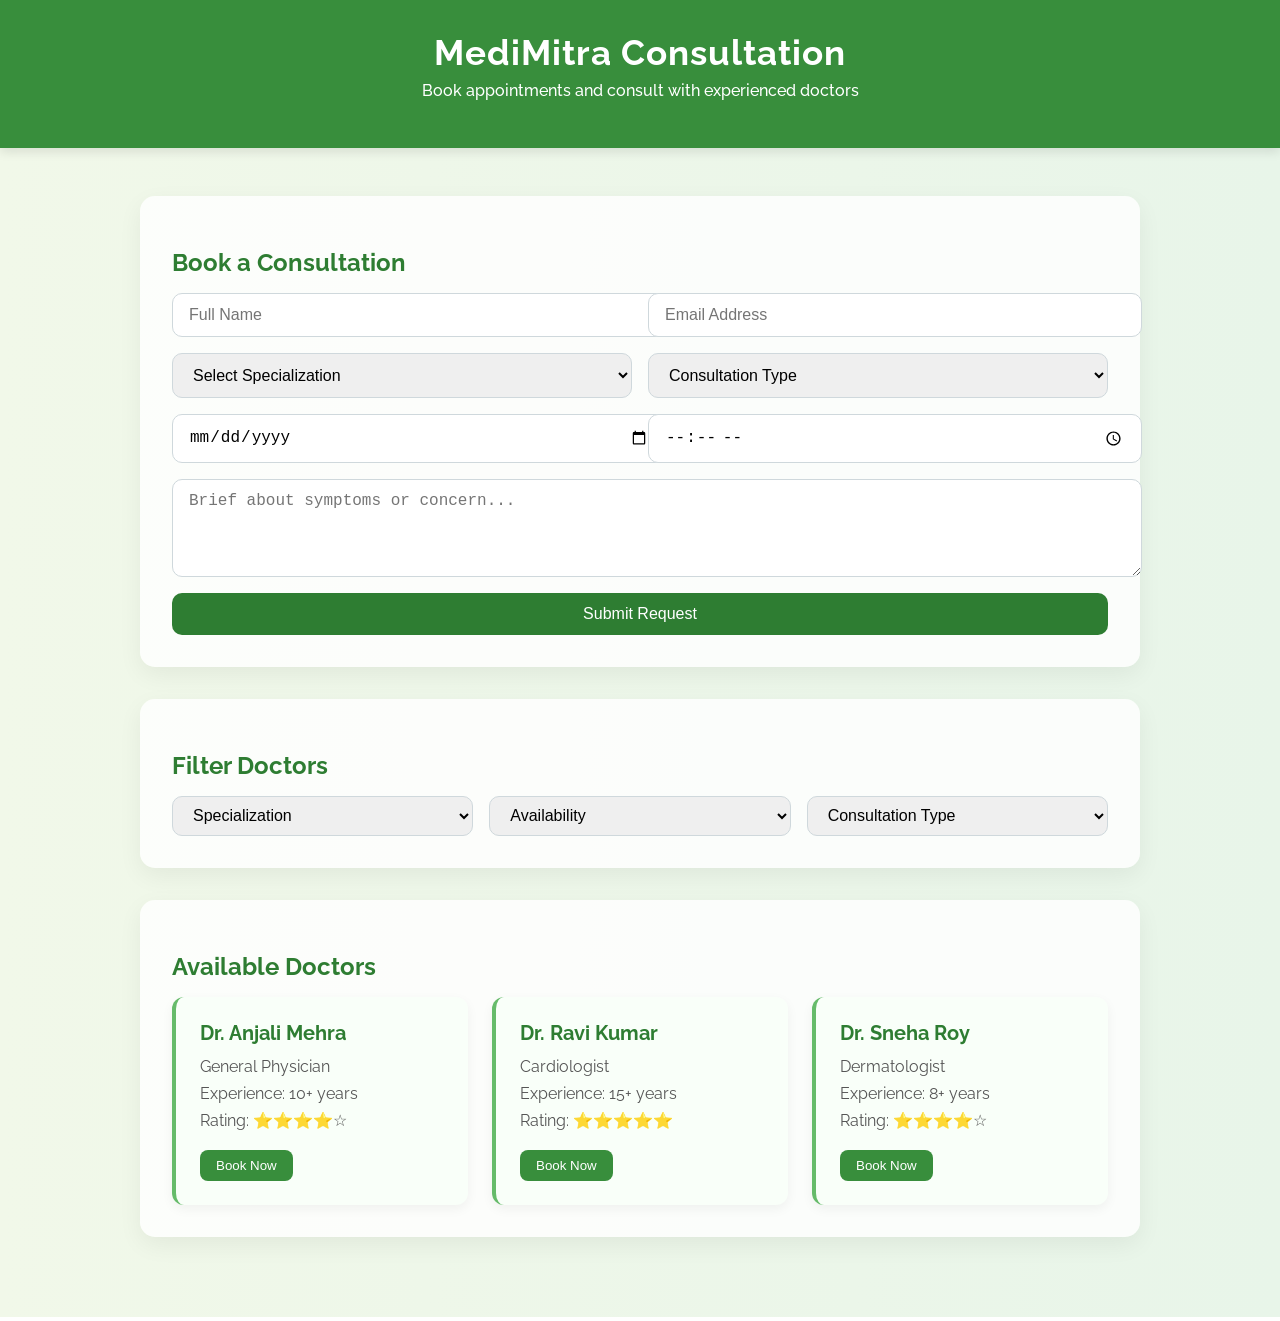
<file: consultation.html>
<!DOCTYPE html>
<html lang="en">
<head>
  <meta charset="UTF-8" />
  <meta name="viewport" content="width=device-width, initial-scale=1.0"/>
  <title>MediMitra | Consultation</title>
  <link href="https://fonts.googleapis.com/css2?family=Raleway:wght@400;700&display=swap" rel="stylesheet">
  <style>
    body {
      font-family: 'Raleway', sans-serif;
      margin: 0;
      padding: 0;
      background: linear-gradient(to right, #f1f8e9, #e8f5e9);
      color: #2e7d32;
    }

    header {
      background-color: #388e3c;
      color: white;
      padding: 2rem;
      text-align: center;
      box-shadow: 0 4px 10px rgba(0,0,0,0.1);
    }

    header h1 {
      margin: 0;
      font-size: 2.2rem;
      letter-spacing: 1px;
    }

    header p {
      margin-top: 0.5rem;
      font-size: 1rem;
      font-weight: 500;
    }

    .container {
      max-width: 1000px;
      margin: 2rem auto;
      padding: 1rem;
    }

    .form-section, .doctors-section, .filter-section {
      background: #ffffffd0;
      padding: 2rem;
      margin-bottom: 2rem;
      border-radius: 15px;
      box-shadow: 0 8px 24px rgba(0,0,0,0.06);
    }

    .form-section h2,
    .doctors-section h2,
    .filter-section h2 {
      margin-bottom: 1rem;
      color: #2e7d32;
    }

    .form-section form {
      display: grid;
      grid-template-columns: 1fr 1fr;
      gap: 1rem;
    }

    .form-section input,
    .form-section select,
    .form-section textarea {
      padding: 0.75rem 1rem;
      font-size: 1rem;
      border-radius: 10px;
      border: 1px solid #cfd8dc;
      width: 100%;
    }

    .form-section textarea {
      grid-column: span 2;
      resize: vertical;
    }

    .form-section button {
      grid-column: span 2;
      background-color: #2e7d32;
      color: white;
      padding: 0.75rem 1.5rem;
      font-size: 1rem;
      border: none;
      border-radius: 10px;
      cursor: pointer;
      transition: background 0.3s ease;
    }

    .form-section button:hover {
      background-color: #1b5e20;
    }

    .filter-section {
      display: flex;
      flex-direction: column;
    }

    .filter-controls {
      display: flex;
      flex-wrap: wrap;
      gap: 1rem;
    }

    .filter-controls select {
      padding: 0.6rem 1rem;
      border-radius: 10px;
      border: 1px solid #cfd8dc;
      font-size: 1rem;
      flex: 1;
      min-width: 200px;
    }

    .doctor-cards {
      display: grid;
      grid-template-columns: repeat(auto-fit, minmax(260px, 1fr));
      gap: 1.5rem;
    }

    .doctor-card {
      background-color: #f9fff9;
      border-left: 4px solid #66bb6a;
      padding: 1.5rem;
      border-radius: 12px;
      box-shadow: 0 4px 12px rgba(0,0,0,0.05);
      display: flex;
      flex-direction: column;
      justify-content: space-between;
    }

    .doctor-card h3 {
      margin: 0 0 0.5rem;
      font-size: 1.25rem;
      color: #2e7d32;
    }

    .doctor-card p {
      margin: 0.25rem 0;
      color: #555;
    }

    .doctor-card button {
      margin-top: 1rem;
      align-self: flex-start;
      padding: 0.5rem 1rem;
      background-color: #388e3c;
      color: white;
      border: none;
      border-radius: 8px;
      cursor: pointer;
    }

    .doctor-card button:hover {
      background-color: #2e7d32;
    }

    @media (max-width: 600px) {
      .form-section form {
        grid-template-columns: 1fr;
      }
    }
  </style>
</head>
<body>

  <header>
    <h1>MediMitra Consultation</h1>
    <p>Book appointments and consult with experienced doctors</p>
  </header>

  <main class="container">

    <!-- Booking Form -->
    <section class="form-section">
      <h2>Book a Consultation</h2>
      <form>
        <input type="text" placeholder="Full Name" required />
        <input type="email" placeholder="Email Address" required />
        <select required>
          <option value="">Select Specialization</option>
          <option>General Physician</option>
          <option>Dermatologist</option>
          <option>Cardiologist</option>
          <option>Pediatrician</option>
        </select>
        <select required>
          <option value="">Consultation Type</option>
          <option>Video Call</option>
          <option>In-Person</option>
        </select>
        <input type="date" required />
        <input type="time" required />
        <textarea placeholder="Brief about symptoms or concern..." rows="4" required></textarea>
        <button type="submit">Submit Request</button>
      </form>
    </section>
    

    <!-- Filter Section -->
    <section class="filter-section">
      <h2>Filter Doctors</h2>
      <div class="filter-controls">
        <select>
          <option value="">Specialization</option>
          <option>General Physician</option>
          <option>Cardiologist</option>
          <option>Dermatologist</option>
          <option>Gynecologist</option>
          <option>Pediatrician</option>
        </select>

        <select>
          <option value="">Availability</option>
          <option>Today</option>
          <option>Tomorrow</option>
          <option>This Week</option>
        </select>

        <select>
          <option value="">Consultation Type</option>
          <option>Video</option>
          <option>In-Person</option>
        </select>
      </div>
    </section>

    <!-- Doctor Cards -->
    <section class="doctors-section">
      <h2>Available Doctors</h2>
      <div class="doctor-cards">
        <div class="doctor-card">
          <h3>Dr. Anjali Mehra</h3>
          <p>General Physician</p>
          <p>Experience: 10+ years</p>
          <p>Rating: ⭐⭐⭐⭐☆</p>
          <button>Book Now</button>
        </div>
        <div class="doctor-card">
          <h3>Dr. Ravi Kumar</h3>
          <p>Cardiologist</p>
          <p>Experience: 15+ years</p>
          <p>Rating: ⭐⭐⭐⭐⭐</p>
          <button>Book Now</button>
        </div>
        <div class="doctor-card">
          <h3>Dr. Sneha Roy</h3>
          <p>Dermatologist</p>
          <p>Experience: 8+ years</p>
          <p>Rating: ⭐⭐⭐⭐☆</p>
          <button>Book Now</button>
        </div>
      </div>
    </section>

  </main>

</body>
</html>
</file>
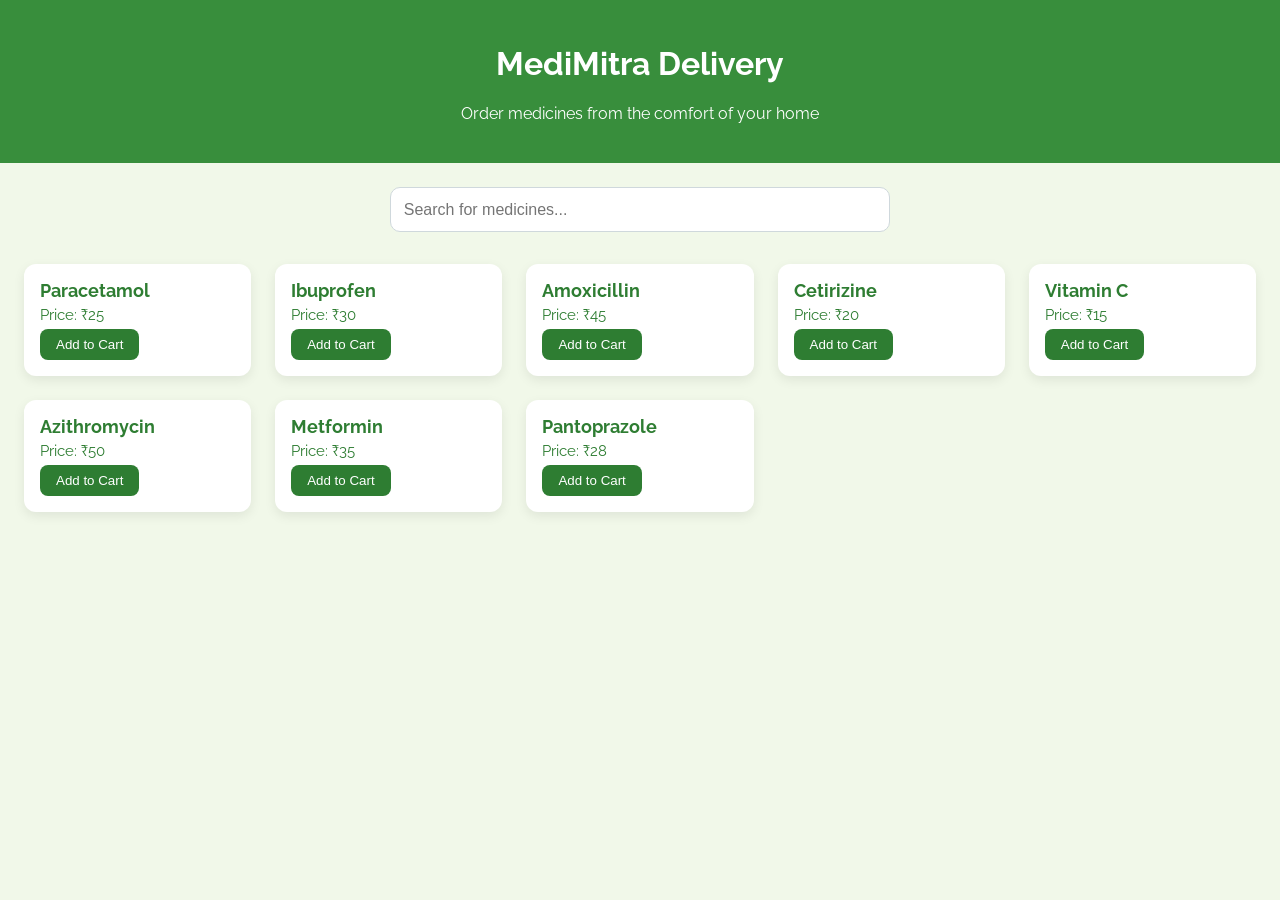
<file: delivery.html>
<!DOCTYPE html>
<html lang="en">
<head>
  <meta charset="UTF-8" />
  <meta name="viewport" content="width=device-width, initial-scale=1.0"/>
  <title>MediMitra | Medicine Delivery</title>
  <link href="https://fonts.googleapis.com/css2?family=Raleway:wght@400;700&display=swap" rel="stylesheet">
  <style>
    * {
      box-sizing: border-box;
    }

    body {
      font-family: 'Raleway', sans-serif;
      margin: 0;
      background: #f1f8e9;
      color: #2e7d32;
    }

    header {
      background-color: #388e3c;
      color: white;
      padding: 1.5rem;
      text-align: center;
    }

    .container {
      padding: 1.5rem;
      display: flex;
      flex-direction: column;
      gap: 2rem;
    }

    .container.shifted {
  margin-right: 360px; /* Matches cart-sidebar width */
  transition: margin 0.3s ease;
}


    .search-bar {
      display: flex;
      justify-content: center;
    }

    .search-bar input {
      width: 100%;
      max-width: 500px;
      padding: 0.8rem;
      border-radius: 10px;
      border: 1px solid #cfd8dc;
      font-size: 1rem;
    }

    .medicines {
      display: grid;
      grid-template-columns: repeat(auto-fit, minmax(220px, 1fr));
      gap: 1.5rem;
    }

    .medicine-card {
      background: white;
      padding: 1rem;
      border-radius: 12px;
      box-shadow: 0 4px 12px rgba(0,0,0,0.08);
      display: flex;
      flex-direction: column;
      align-items: flex-start;
    }

    .medicine-card h3 {
      margin: 0;
      font-size: 1.1rem;
    }

    .medicine-card p {
      margin: 0.3rem 0;
      font-size: 0.95rem;
    }

    .medicine-card button {
      margin-top: auto;
      padding: 0.5rem 1rem;
      background: #2e7d32;
      color: white;
      border: none;
      border-radius: 8px;
      cursor: pointer;
    }

    .cart-sidebar {
      position: fixed;
      top: 0;
      right: -400px;
      width: 360px;
      height: 100%;
      background: #ffffff;
      box-shadow: -4px 0 12px rgba(0,0,0,0.1);
      padding: 1rem;
      overflow-y: auto;
      transition: right 0.3s ease;
      z-index: 999;
      display: flex;
      flex-direction: column;
      justify-content: space-between;
    }

    .cart-sidebar.active {
      right: 0;
    }

    .cart-sidebar h2 {
      margin-top: 0;
      color: #2e7d32;
    }

    .cart-items {
      flex: 1;
      overflow-y: auto;
      margin-bottom: 1rem;
    }

    .cart-item {
      border-bottom: 1px solid #e0e0e0;
      padding: 0.5rem 0;
      display: flex;
      justify-content: space-between;
      align-items: center;
    }

    .cart-item p {
      margin: 0;
    }

    .qty {
      display: flex;
      gap: 0.3rem;
      align-items: center;
    }

    .qty button {
      background: #81c784;
      border: none;
      padding: 0.3rem 0.5rem;
      border-radius: 5px;
      color: white;
      cursor: pointer;
    }

    .total {
      font-weight: bold;
      margin: 1rem 0;
    }

    .checkout-btn {
      background: #2e7d32;
      color: white;
      border: none;
      padding: 0.75rem;
      border-radius: 10px;
      font-size: 1rem;
      cursor: pointer;
      width: 100%;
    }

    .toast {
      position: fixed;
      bottom: 20px;
      right: 20px;
      background: #66bb6a;
      color: white;
      padding: 1rem;
      border-radius: 8px;
      display: none;
      z-index: 1000;
    }

    .form-section {
      margin-top: 2rem;
    }

    .form-section h3 {
      margin-bottom: 0.5rem;
    }

    .form-section input {
      width: 100%;
      padding: 0.6rem 1rem;
      margin-bottom: 1rem;
      border-radius: 10px;
      border: 1px solid #cfd8dc;
    }

    @media (max-width: 768px) {
      .cart-sidebar {
        width: 100%;
      }
    }
  </style>
</head>
<body>

  <header>
    <h1>MediMitra Delivery</h1>
    <p>Order medicines from the comfort of your home</p>
  </header>

  <div class="container">
    <div class="search-bar">
      <input type="text" id="searchInput" placeholder="Search for medicines...">
    </div>

    <div class="medicines" id="medicineList">
      <!-- Medicine cards will be populated via JS -->
    </div>
  </div>

  <div class="cart-sidebar" id="cartSidebar">
    <h2>Your Cart</h2>
    <div class="cart-items" id="cartItems"></div>

    <div class="total" id="cartTotal">Total: ₹0</div>

    <div class="form-section">
      <h3>Delivery Details</h3>
      <input type="text" placeholder="Full Name" />
      <input type="text" placeholder="Address" />
      <input type="text" placeholder="Phone Number" />
    </div>

    <button class="checkout-btn">Proceed to Checkout</button>
  </div>

  <div class="toast" id="toast">Added to cart!</div>

  <script>
    const medicines = [
      { id: 1, name: "Paracetamol", price: 25 },
      { id: 2, name: "Ibuprofen", price: 30 },
      { id: 3, name: "Amoxicillin", price: 45 },
      { id: 4, name: "Cetirizine", price: 20 },
      { id: 5, name: "Vitamin C", price: 15 },
      { id: 6, name: "Azithromycin", price: 50 },
      { id: 7, name: "Metformin", price: 35 },
      { id: 8, name: "Pantoprazole", price: 28 }
    ];

    let cart = {};

    const medicineList = document.getElementById('medicineList');
    const cartSidebar = document.getElementById('cartSidebar');
    const cartItems = document.getElementById('cartItems');
    const cartTotal = document.getElementById('cartTotal');
    const toast = document.getElementById('toast');

    function renderMedicines(list) {
      medicineList.innerHTML = "";
      list.forEach(med => {
        const card = document.createElement('div');
        card.className = 'medicine-card';
        card.innerHTML = `
          <h3>${med.name}</h3>
          <p>Price: ₹${med.price}</p>
          <button onclick="addToCart(${med.id})">Add to Cart</button>
        `;
        medicineList.appendChild(card);
      });
    }

    function addToCart(id) {
      if (!cart[id]) {
        const med = medicines.find(m => m.id === id);
        cart[id] = { ...med, qty: 1 };
      } else {
        cart[id].qty += 1;
      }
      updateCart();
      showToast();
    }

    function updateCart() {
  cartItems.innerHTML = "";
  let total = 0;

  Object.values(cart).forEach(item => {
    total += item.qty * item.price;
    const div = document.createElement('div');
    div.className = 'cart-item';
    div.innerHTML = `
      <div>
        <p>${item.name}</p>
        <small>₹${item.price} x ${item.qty}</small>
      </div>
      <div class="qty">
        <button onclick="changeQty(${item.id}, -1)">-</button>
        <span>${item.qty}</span>
        <button onclick="changeQty(${item.id}, 1)">+</button>
      </div>
    `;
    cartItems.appendChild(div);
  });

  cartTotal.textContent = `Total: ₹${total}`;
  if (Object.keys(cart).length > 0) {
    cartSidebar.classList.add('active');
    document.querySelector('.container').classList.add('shifted'); // Shift content
  } else {
    cartSidebar.classList.remove('active');
    document.querySelector('.container').classList.remove('shifted'); // Reset position
  }
}

    function changeQty(id, delta) {
      if (cart[id]) {
        cart[id].qty += delta;
        if (cart[id].qty <= 0) {
          delete cart[id];
        }
        updateCart();
      }
    }

    function showToast() {
      toast.style.display = 'block';
      setTimeout(() => {
        toast.style.display = 'none';
      }, 1500);
    }

    document.getElementById('searchInput').addEventListener('input', e => {
      const term = e.target.value.toLowerCase();
      const filtered = medicines.filter(med => med.name.toLowerCase().includes(term));
      renderMedicines(filtered);
    });

    renderMedicines(medicines);
  </script>
</body>
</html>
</file>
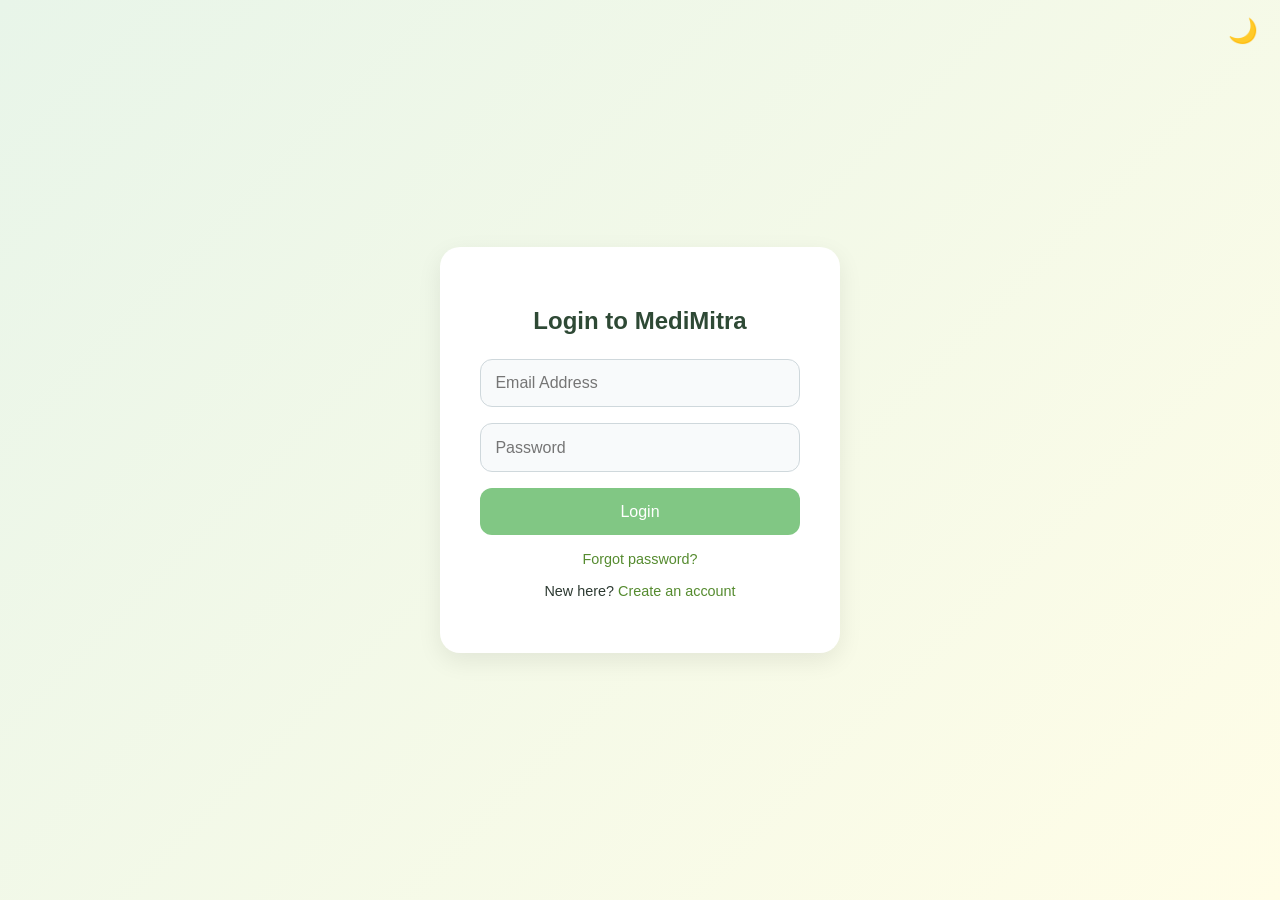
<file: login.html>
<!DOCTYPE html>
<html lang="en">
<head>
  <meta charset="UTF-8" />
  <meta name="viewport" content="width=device-width, initial-scale=1.0"/>
  <title>MediMitra | Login</title>
  <link rel="stylesheet" href="style.css" />
  <meta name="viewport" content="width=device-width, initial-scale=1.0" />

  <style>
  body {
  background: linear-gradient(135deg, #e8f5e9, #fffde7);
  font-family: 'Segoe UI', sans-serif;
  margin: 0;
  padding: 0;
  min-height: 100vh;
  display: flex;
  align-items: center;
  justify-content: center;
}

    .login-card {
      background: white;
      padding: 2.5rem;
      border-radius: 20px;
      box-shadow: 0 8px 24px rgba(0, 0, 0, 0.08);
      width: 90%;
      max-width: 400px;
      text-align: center;
      position: relative;
    }

    .login-card h2 {
      margin-bottom: 1.5rem;
      color: #2e4935;
    }

    .login-card input {
      width: 100%;
      padding: 0.9rem;
      margin-bottom: 1rem;
      border: 1px solid #cfd8dc;
      border-radius: 12px;
      font-size: 1rem;
      background-color: #f8fafb;
    }

    .login-card button {
      width: 100%;
      padding: 0.9rem;
      background-color: #81c784;
      border: none;
      border-radius: 12px;
      color: white;
      font-size: 1rem;
      cursor: pointer;
      transition: background 0.3s ease;
    }

    .login-card button:hover {
      background-color: #66bb6a;
    }

    .login-card p {
      font-size: 0.9rem;
      margin-top: 1rem;
    }

    .login-card a {
      color: #558b2f;
      text-decoration: none;
    }

    .login-card a:hover {
      text-decoration: underline;
    }

    /* Dark mode support */
    body.dark {
      background: linear-gradient(135deg, #1e2d25, #2f3c30);
    }

    body.dark .login-card {
      background: #2b3b32;
      color: #e0f2e9;
    }

    body.dark .login-card input {
      background-color: #374940;
      border: 1px solid #4e6357;
      color: #f0f9f5;
    }

    body.dark .login-card button {
      background-color: #aed581;
      color: #1b2a1e;
    }

    body.dark .login-card button:hover {
      background-color: #c5e1a5;
    }

    body.dark .login-card a {
      color: #c8e6c9;
    }
  </style>
</head>
<body>

  <div class="login-card">
    <h2>Login to MediMitra</h2>
    <form>
      <input type="email" placeholder="Email Address" required />
      <input type="password" placeholder="Password" required />
      <button type="submit">Login</button>
    </form>
    <p><a href="#">Forgot password?</a></p>
    <p>New here? <a href="register.html">Create an account</a></p>

  </div>

  <!-- Dark Mode Toggle -->
  <button id="theme-toggle" aria-label="Toggle Dark Mode" style="position: fixed; top: 1rem; right: 1rem; font-size: 1.5rem;">🌙</button>

  <script>
    const toggle = document.getElementById("theme-toggle");
    toggle.addEventListener("click", () => {
      document.body.classList.toggle("dark");
      toggle.textContent = document.body.classList.contains("dark") ? "☀️" : "🌙";
    });
  </script>
</body>
</html>
</file>
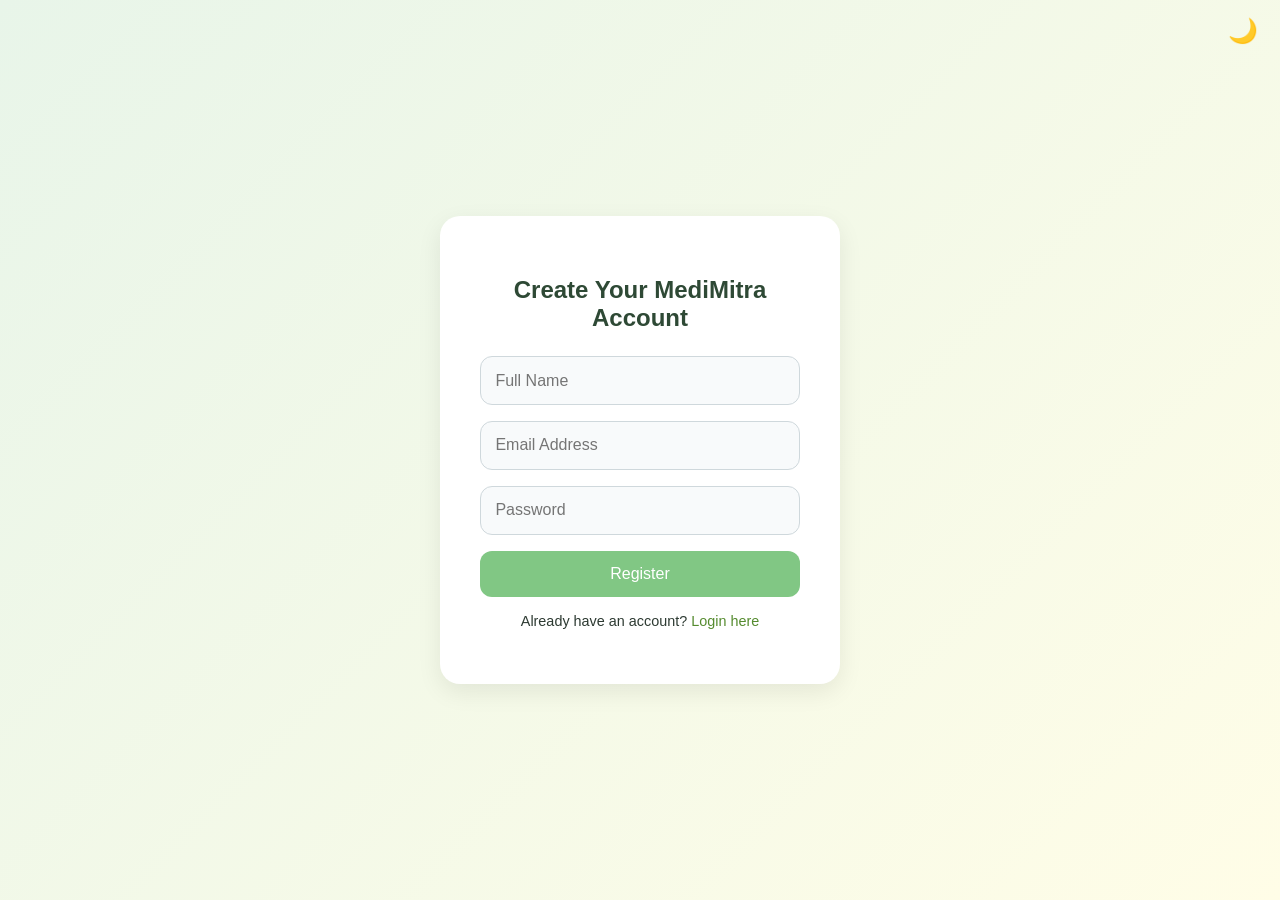
<file: register.html>
<!DOCTYPE html>
<html lang="en">
<head>
  <meta charset="UTF-8" />
  <meta name="viewport" content="width=device-width, initial-scale=1.0"/>
  <title>MediMitra | Register</title>
  <link rel="stylesheet" href="style.css" />
  <style>
    body {
  background: linear-gradient(135deg, #e8f5e9, #fffde7);
  font-family: 'Segoe UI', sans-serif;
  margin: 0;
  padding: 0;
  min-height: 100vh;
  display: flex;
  align-items: center;
  justify-content: center;
}

    .register-card {
      background: white;
      padding: 2.5rem;
      border-radius: 20px;
      box-shadow: 0 8px 24px rgba(0, 0, 0, 0.08);
      width: 90%;
      max-width: 400px;
      text-align: center;
      position: relative;
    }

    .register-card h2 {
      margin-bottom: 1.5rem;
      color: #2e4935;
    }

    .register-card input {
      width: 100%;
      padding: 0.9rem;
      margin-bottom: 1rem;
      border: 1px solid #cfd8dc;
      border-radius: 12px;
      font-size: 1rem;
      background-color: #f8fafb;
    }

    .register-card button {
      width: 100%;
      padding: 0.9rem;
      background-color: #81c784;
      border: none;
      border-radius: 12px;
      color: white;
      font-size: 1rem;
      cursor: pointer;
      transition: background 0.3s ease;
    }

    .register-card button:hover {
      background-color: #66bb6a;
    }

    .register-card p {
      font-size: 0.9rem;
      margin-top: 1rem;
    }

    .register-card a {
      color: #558b2f;
      text-decoration: none;
    }

    .register-card a:hover {
      text-decoration: underline;
    }

    /* Dark mode */
    body.dark {
      background: linear-gradient(135deg, #1e2d25, #2f3c30);
    }

    body.dark .register-card {
      background: #2b3b32;
      color: #e0f2e9;
    }

    body.dark .register-card input {
      background-color: #374940;
      border: 1px solid #4e6357;
      color: #f0f9f5;
    }

    body.dark .register-card button {
      background-color: #aed581;
      color: #1b2a1e;
    }

    body.dark .register-card button:hover {
      background-color: #c5e1a5;
    }

    body.dark .register-card a {
      color: #c8e6c9;
    }
  </style>
</head>
<body>

  <div class="register-card">
    <h2>Create Your MediMitra Account</h2>
    <form>
      <input type="text" placeholder="Full Name" required />
      <input type="email" placeholder="Email Address" required />
      <input type="password" placeholder="Password" required />
      <button type="submit">Register</button>
    </form>
    <p>Already have an account? <a href="login.html">Login here</a></p>
  </div>

  <!-- Dark mode toggle -->
  <button id="theme-toggle" aria-label="Toggle Dark Mode" style="position: fixed; top: 1rem; right: 1rem; font-size: 1.5rem;">🌙</button>

  <script>
    const toggle = document.getElementById("theme-toggle");
    toggle.addEventListener("click", () => {
      document.body.classList.toggle("dark");
      toggle.textContent = document.body.classList.contains("dark") ? "☀️" : "🌙";
    });
  </script>
</body>
</html>
</file>
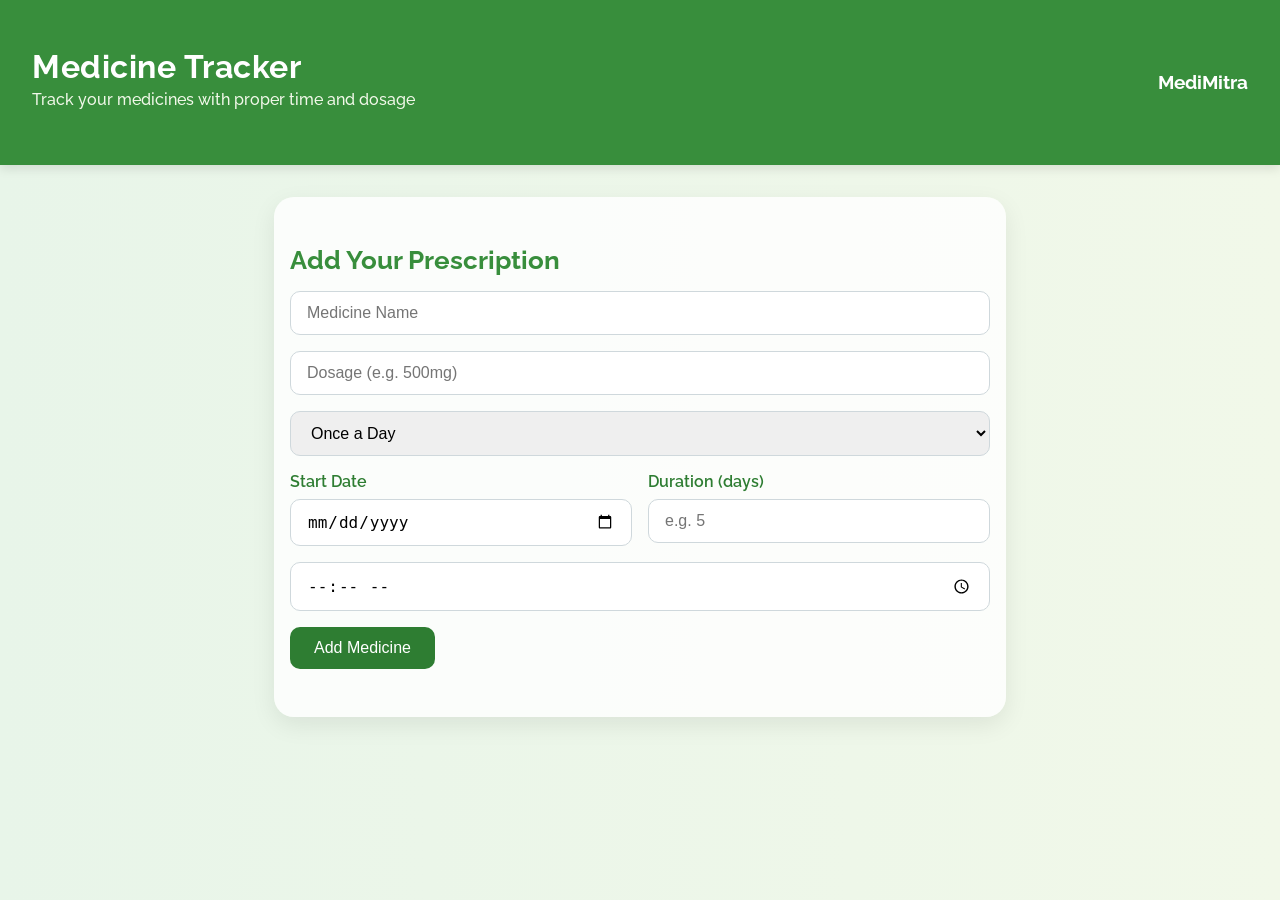
<file: tracker.html>
<!DOCTYPE html>
<html lang="en">
<head>
  <meta charset="UTF-8" />
  <meta name="viewport" content="width=device-width, initial-scale=1.0" />
  <title>MediMitra | Medicine Tracker</title>
  <link rel="preconnect" href="https://fonts.googleapis.com">
  <link rel="preconnect" href="https://fonts.gstatic.com" crossorigin>
  <link href="https://fonts.googleapis.com/css2?family=Raleway:wght@400;700&family=Sacramento&display=swap" rel="stylesheet">
  <style>
    body {
      font-family: 'Raleway', sans-serif;
      margin: 0;
      padding: 0;
      background: linear-gradient(to right, #e8f5e9, #f1f8e9);
      color: #2e7d32;
      min-height: 100vh;
    }

    .tracker-header {
      background: #388e3c;
      color: white;
      padding: 2.5rem 2rem;
      text-align: left;
      box-shadow: 0 4px 10px rgba(0, 0, 0, 0.1);
    }

    .logo {
      font-family: 'Sacramento', cursive;
      font-size: 3rem;
      margin: 0;
    }

    .title {
      font-family: 'Raleway', sans-serif;
      font-size: 2rem;
      font-weight: 700;
      margin: 0.5rem 0 0;
      letter-spacing: 0.5px;
    }

    .tracker-header p {
      font-size: 1.1rem;
      margin-top: 0.5rem;
    }

    .tracker-container {
      max-width: 700px;
      margin: 2rem auto;
      padding: 1rem;
      background: #ffffffd0;
      border-radius: 20px;
      box-shadow: 0 8px 24px rgba(0,0,0,0.08);
    }

    .medicine-list {
      margin-top: 2rem;
    }

    .medicine-card {
      background: #f9fff9;
      border-left: 5px solid #66bb6a;
      border-radius: 12px;
      padding: 1.5rem;
      margin-bottom: 1.5rem;
      box-shadow: 0 4px 12px rgba(0,0,0,0.05);
      display: flex;
      justify-content: space-between;
      align-items: center;
      flex-wrap: wrap;
      transition: transform 0.3s ease;
    }

    .medicine-card:hover {
      transform: scale(1.02);
    }

    .med-info {
      flex: 1;
    }

    .med-info h3 {
      margin: 0;
      font-size: 1.25rem;
      color: #2e7d32;
    }

    .med-info p {
      margin: 4px 0;
      color: #4f4f4f;
    }

    .taken-btn, .delete-btn {
      padding: 0.5rem 1rem;
      border: none;
      border-radius: 8px;
      margin-left: 0.5rem;
      font-weight: 600;
      cursor: pointer;
    }

    .taken-btn {
      background: #81c784;
      color: white;
    }

    .delete-btn {
      background: #ef5350;
      color: white;
    }

    .form-section {
      margin-top: 2rem;
    }

    .form-section h2 {
      color: #388e3c;
      font-size: 1.6rem;
      margin-bottom: 1rem;
    }

    .form-section input, .form-section select {
      width: 100%;
      padding: 0.75rem 1rem;
      margin-bottom: 1rem;
      border-radius: 10px;
      border: 1px solid #cfd8dc;
      box-sizing: border-box;
      font-size: 1rem;
    }

    .form-section button {
      background: #2e7d32;
      color: white;
      padding: 0.75rem 1.5rem;
      border: none;
      border-radius: 10px;
      font-size: 1rem;
      cursor: pointer;
      transition: background 0.3s;
    }

    .form-section button:hover {
      background: #1b5e20;
    }

    @media (max-width: 600px) {
      .tracker-header {
        text-align: center;
      }

      .medicine-card {
        flex-direction: column;
        align-items: flex-start;
        gap: 0.5rem;
      }
    }
  </style>
</head>
<body>
  <header class="tracker-header" style="display: flex; justify-content: space-between; align-items: center;">
    <div><h2 class="title">Medicine Tracker</h2>
    <p style="font-size: 1rem; font-weight: 500; color: #f1f8e9; margin-top: 0.3rem;">Track your medicines with proper time and dosage</p></div>
    <div style="font-size: 1.2rem; font-weight: 700;">MediMitra</div>
  </header>

  <main class="tracker-container">
    <section class="form-section">
      <h2>Add Your Prescription</h2>
      <form id="medicine-form">
        <input type="text" id="medName" placeholder="Medicine Name" required />
        <input type="text" id="medDosage" placeholder="Dosage (e.g. 500mg)" required />
        <select id="medFrequency" required>
          <option value="once">Once a Day</option>
          <option value="twice">Twice a Day</option>
          <option value="thrice">Thrice a Day</option>
        </select>
        <div style="display: flex; gap: 1rem; flex-wrap: wrap;">
  <div style="flex: 1;">
    <label for="startDate" style="font-weight: 600; margin-bottom: 0.5rem; display: block;">Start Date</label>
    <input type="date" id="startDate" required style="width: 100%; padding: 0.75rem 1rem; border-radius: 10px; border: 1px solid #cfd8dc; font-size: 1rem;" />
  </div>

  <div style="flex: 1;">
    <label for="duration" style="font-weight: 600; margin-bottom: 0.5rem; display: block;">Duration (days)</label>
    <input type="number" id="duration" min="1" placeholder="e.g. 5" required style="width: 100%; padding: 0.75rem 1rem; border-radius: 10px; border: 1px solid #cfd8dc; font-size: 1rem;" />
  </div>
</div>


        <div id="time-inputs">
          <input type="time" id="medTime1" placeholder="First Dose Time" required />
        </div>
        
        <button type="submit">Add Medicine</button>
      </form>
    </section>

    <section class="medicine-list" id="medicineList">
      <!-- Medicine cards will be added here -->
    </section>
  </main>

  <script>
    const form = document.getElementById('medicine-form');
    const medList = document.getElementById('medicineList');
    const medFrequency = document.getElementById('medFrequency');
    const timeInputsContainer = document.getElementById('time-inputs');

    medFrequency.addEventListener('change', () => {
      const freq = medFrequency.value;
      timeInputsContainer.innerHTML = '';
      const times = freq === 'once' ? 1 : freq === 'twice' ? 2 : 3;
      for (let i = 1; i <= times; i++) {
        const input = document.createElement('input');
        input.type = 'time';
        input.id = `medTime${i}`;
        input.required = true;
        input.placeholder = `Dose ${i} Time`;
        timeInputsContainer.appendChild(input);
      }
    });

    form.addEventListener('submit', (e) => {
      e.preventDefault();

      const name = document.getElementById('medName').value;
      const dosage = document.getElementById('medDosage').value;
      const startDate = document.getElementById('startDate').value;
const duration = document.getElementById('duration').value;
const start = new Date(startDate);
const end = new Date(start);
end.setDate(start.getDate() + parseInt(duration) - 1); // Calculate end date
const endDate = end.toISOString().split('T')[0]; // Format to YYYY-MM-DD


      
      const frequency = medFrequency.value;
      const timeInputs = timeInputsContainer.querySelectorAll('input[type="time"]');

      let timeInfo = '';
      timeInputs.forEach((input, index) => {
        timeInfo += `<p>Dose ${index + 1} Time: ${input.value}</p>`;
        setReminder(name, input.value);
      });

      const card = document.createElement('div');
      card.className = 'medicine-card';
      

     card.innerHTML = `
  <div class="med-info">
    <h3>${name}</h3>
    <p>Dosage: ${dosage}</p>
    <p>Frequency: ${frequency.charAt(0).toUpperCase() + frequency.slice(1)}</p>
    <p>Start Date: ${startDate}</p>
<p>Duration: ${duration} day(s)</p>
<p>End Date: ${endDate}</p>

    ${timeInfo}
  </div>

        <div>
          <button class="taken-btn" onclick="this.textContent='Taken ✅'; this.disabled=true">Mark as Taken</button>
          <button class="delete-btn" onclick="this.parentElement.parentElement.remove()">Delete</button>
        </div>
      `;

      medList.appendChild(card);
      form.reset();
      medFrequency.dispatchEvent(new Event('change'));
    });

    function setReminder(name, time) {
      const [hours, minutes] = time.split(":").map(Number);
      const now = new Date();
      const reminderTime = new Date();
      reminderTime.setHours(hours, minutes, 0, 0);
      const delay = reminderTime.getTime() - now.getTime();

      if (delay > 0) {
        setTimeout(() => {
          alert(`Time to take your medicine: ${name}`);
        }, delay);
      }
    }
  </script>
</body>
</html>
</file>
<file: style.css>
body {
  font-family: 'Poppins', sans-serif;
  margin: 0;
  padding: 0;
  background: linear-gradient(145deg, #e9f8ef, #fefbe9);
  color: #2d3a32;
  position: relative;
  overflow-x: hidden;
}

/* Header */
header {
  background-color: #5a8f6f;
  color: white;
  padding: 1rem 2rem;
  display: flex;
  justify-content: space-between;
  align-items: center;
  position: relative;
  z-index: 2;
  box-shadow: 0 4px 10px rgba(0, 0, 0, 0.1);
}

nav a {
  color: white;
  margin: 0 1rem;
  text-decoration: none;
  font-weight: 600;
}

/* Hero Section */
.hero {
  text-align: center;
  padding: 5rem 2rem;
  background: rgba(255, 255, 255, 0.85);
  margin: 4rem 2rem;
  border-radius: 20px;
  box-shadow: 0 8px 30px rgba(0, 0, 0, 0.1);
  position: relative;
  z-index: 2;
}

.hero h2 {
  font-size: 3rem;
  color: #365a49;
  margin-bottom: 1rem;
}

.hero p {
  font-size: 1.25rem;
  max-width: 600px;
  margin: 0 auto 2rem;
  color: #4b5e53;
}

.cta {
  background-color: #f2c94c;
  color: #2d3a32;
  padding: 0.75rem 1.5rem;
  border-radius: 40px;
  text-decoration: none;
  font-weight: 600;
  display: inline-block;
  transition: background 0.3s ease, transform 0.2s ease;
  box-shadow: 0 4px 10px rgba(0, 0, 0, 0.1);
}

.cta:hover {
  background-color: #ffe178;
  transform: scale(1.05);
}

/* Footer */
footer {
  text-align: center;
  padding: 1rem;
  background-color: #dfeddc;
  color: #3d4a3e;
  margin-top: 3rem;
  font-size: 0.95rem;
  z-index: 2;
  position: relative;
}

/* Floating Icons & Background */
.background-elements {
  position: absolute;
  width: 100%;
  height: 100%;
  overflow: hidden;
  z-index: 1;
}

.floating-icon {
  position: absolute;
  width: 60px;
  height: 60px;
  opacity: 0.2;
  animation: float 6s infinite ease-in-out;
}

@keyframes float {
  0% { transform: translateY(0px); }
  50% { transform: translateY(-20px); }
  100% { transform: translateY(0px); }
}
/* Hero Illustration */
.hero-img {
  max-width: 320px;
  width: 80%;
  margin-bottom: 1rem;
  animation: floatY 6s ease-in-out infinite;
}

/* Floating Animation */
@keyframes floatY {
  0% { transform: translateY(0); }
  50% { transform: translateY(-10px); }
  100% { transform: translateY(0); }
}

/* Animated SVG Blobs */
.blob {
  position: absolute;
  width: 350px;
  height: 350px;
  z-index: 0;
  opacity: 0.2;
  animation: rotate 20s infinite linear;
}

.blob1 {
  top: -80px;
  left: -100px;
}

.blob2 {
  bottom: -120px;
  right: -80px;
}

@keyframes rotate {
  0% { transform: rotate(0deg) scale(1); }
  50% { transform: rotate(180deg) scale(1.1); }
  100% { transform: rotate(360deg) scale(1); }
}
.hero {
  padding: 4rem 2rem;
  background: rgba(255, 255, 255, 0.9);
  margin: 3rem 2rem;
  border-radius: 20px;
  box-shadow: 0 10px 40px rgba(0, 0, 0, 0.1);
  position: relative;
  z-index: 2;
}

.hero-content {
  display: flex;
  flex-direction: column;
  align-items: center;
  gap: 2rem;
}

@media (min-width: 768px) {
  .hero-content {
    flex-direction: row;
    justify-content: space-between;
  }
}

.hero-text {
  flex: 1;
  text-align: center;
}

.hero-text h2 {
  font-size: 2.5rem;
  margin-bottom: 1rem;
}

.hero-text p {
  font-size: 1.2rem;
  max-width: 500px;
  margin: 0 auto;
}

.hero-illustration {
  flex: 1;
  max-width: 400px;
}

.hero-illustration img {
  width: 100%;
  border-radius: 12px;
  box-shadow: 0 6px 20px rgba(0, 0, 0, 0.05);
}
.hero {
  padding: 6rem 2rem;
  background: rgba(255, 255, 255, 0.95);
  margin: 4rem 2rem;
  border-radius: 24px;
  box-shadow: 0 12px 40px rgba(0, 0, 0, 0.1);
  text-align: center;
  position: relative;
  z-index: 2;
}
.cta {
  background-color: #f2c94c;
  color: #2d3a32;
  padding: 0.8rem 2rem;
  border-radius: 50px;
  font-size: 1rem;
  font-weight: 600;
  text-decoration: none;
  display: inline-block;
  margin-top: 2rem;
  box-shadow: 0 6px 20px rgba(0, 0, 0, 0.1);
  transition: background 0.3s ease, transform 0.2s ease;
}

.cta:hover {
  background-color: #ffe178;
  transform: scale(1.06);
}
.floating-icon {
  position: absolute;
  width: 50px;
  height: 50px;
  opacity: 0.1;
  animation: float 8s infinite ease-in-out;
  filter: blur(1px);
}
.hero-glow {
  position: absolute;
  top: -80px;
  left: 50%;
  width: 400px;
  height: 400px;
  background: radial-gradient(circle, #c4e3cd 0%, transparent 70%);
  transform: translateX(-50%);
  z-index: -1;
  filter: blur(60px);
  opacity: 0.3;
}
.hero-icons {
  display: flex;
  justify-content: center;
  gap: 3rem;
  margin-top: 3rem;
  flex-wrap: wrap;
}

.icon-block {
  text-align: center;
  color: #2d3a32;
  font-weight: 500;
  transition: transform 0.3s ease;
}

.icon-block img {
  width: 64px;
  height: 64px;
  margin-bottom: 0.5rem;
}

.icon-block:hover {
  transform: scale(1.1);
}

/* About Section */
.about {
  padding: 5rem 2rem;
  background-color: #f5f9f3;
  border-top: 2px solid #dfeddc;
  border-bottom: 2px solid #dfeddc;
}

.about-content {
  max-width: 900px;
  margin: 0 auto;
  text-align: center;
  color: #2d3a32;
}

.about-content h3 {
  font-size: 2rem;
  margin-bottom: 1rem;
  color: #365a49;
}

.about-content p {
  font-size: 1.1rem;
  margin-bottom: 2.5rem;
  line-height: 1.6;
}

/* Features Row */
.features {
  display: flex;
  gap: 2rem;
  justify-content: center;
  flex-wrap: wrap;
}

.feature-box {
  background: #ffffff;
  padding: 1.5rem;
  border-radius: 16px;
  box-shadow: 0 4px 16px rgba(0, 0, 0, 0.05);
  max-width: 250px;
  flex: 1;
  transition: transform 0.3s ease;
}

.feature-box:hover {
  transform: translateY(-5px);
}

.feature-box img {
  width: 48px;
  height: 48px;
  margin-bottom: 0.8rem;
}

.feature-box h4 {
  margin: 0.5rem 0 0.3rem;
  color: #4b7b53;
}

.feature-box p {
  font-size: 0.95rem;
  color: #4b5e53;
}
/* Soft floating blobs inside hero */
.blob {
  position: absolute;
  width: 150px;
  height: 150px;
  border-radius: 50%;
  opacity: 0.15;
  z-index: 1;
  animation: blobFloat 6s ease-in-out infinite;
}

.blob1 {
  background: #cce5d0;
  top: -40px;
  left: -50px;
  animation-delay: 0s;
}

.blob2 {
  background: #f4e3a1;
  bottom: -40px;
  right: -40px;
  animation-delay: 2s;
}

.blob3 {
  background: #d1e8e2;
  top: 50%;
  left: 85%;
  transform: translateY(-50%);
  animation-delay: 1s;
}

/* Floating animation for blobs */
@keyframes blobFloat {
  0%, 100% {
    transform: translateY(0) scale(1);
  }
  50% {
    transform: translateY(-15px) scale(1.05);
  }
}
.glow-circle {
  position: absolute;
  border-radius: 50%;
  filter: blur(50px); /* Less blur so it’s sharper */
  opacity: 0.2;       /* Increased visibility */
  z-index: 1;
  animation: pulseGlow 8s ease-in-out infinite;
}

.glow1 {
  background: #a5d6b1;
  width: 400px;
  height: 400px;
  top: -80px;
  left: -100px;
}

.glow2 {
  background: #f2d766;
  width: 350px;
  height: 350px;
  bottom: -60px;
  right: -80px;
}

.glow3 {
  background: #96d2c1;
  width: 300px;
  height: 300px;
  top: 50%;
  left: 80%;
  transform: translateY(-50%);
  animation-delay: 2s;
}

/* Toggle Button */
#theme-toggle {
  position: fixed;
  top: 1rem;
  right: 1rem;
  background: none;
  border: none;
  font-size: 1.5rem;
  cursor: pointer;
  z-index: 100;
  transition: transform 0.3s ease;
}

#theme-toggle:hover {
  transform: rotate(20deg);
}
/* DARK MODE STYLES */
body.dark {
  background-color: #1f2b24;
  color: #f0f0e1;
}

.dark .hero {
  background: #2e3b34;
  color: #f0f0e1;
}

.dark .about {
  background: #26332e;
  border-color: #3e5047;
}

.dark .feature-box {
  background: #35463f;
  box-shadow: none;
}

.dark .cta {
  background-color: #e0c44c;
  color: #1f2b24;
}

.dark .cta:hover {
  background-color: #f6da58;
}

.dark .mini-icon,
.dark .glow-circle {
  opacity: 0.2;
}

body.dark h2, body.dark h3, body.dark h4 {
  color: #e8f5e9;
}
/* Base text */
body.dark {
  color: #e6f1e9; /* Soft light mint */
}

/* Headings */
body.dark h1,
body.dark h2,
body.dark h3,
body.dark h4 {
  color: #f8fff8; /* Near white but still gentle */
}

/* Paragraph text */
body.dark p {
  color: #d9e6dc; /* Slightly muted for contrast */
}

/* Feature box headings and content */
.dark .feature-box h4 {
  color: #f0fdf4;
}

.dark .feature-box p {
  color: #cddfd5;
}

/* About section background correction */
.dark .about-content {
  color: #e3f7e9;
}


body.dark h2,
body.dark h3 {
  text-shadow: 0 1px 2px rgba(0, 0, 0, 0.3);
}
/* Light mode footer (default) */
footer {
  background-color: #e8f5e9;
  color: #2d3a32;
  text-align: center;
  padding: 2rem 1rem;
  font-size: 0.95rem;
}

/* Optional link styles */
footer a {
  color: #4a6e57;
  text-decoration: none;
}

footer a:hover {
  text-decoration: underline;
}

/* Dark mode footer */
body.dark footer {
  background-color: #1c2a23;
  color: #e0f5e7;
  border-top: 1px solid #3a4a43;
}

body.dark footer a {
  color: #b5e7ce;
}

body.dark footer a:hover {
  color: #d4f2e2;
}
.login-card {
  background: white;
  padding: 2.5rem;
  border-radius: 20px;
  box-shadow: 0 8px 24px rgba(0, 0, 0, 0.08);
  width: 100%;
  max-width: 400px;
  text-align: center;
  box-sizing: border-box;
  position: relative;
}
.login-card input,
.login-card button {
  width: 100%;
  box-sizing: border-box;
}
.register-card {
  background: white;
  padding: 2.5rem;
  border-radius: 20px;
  box-shadow: 0 8px 24px rgba(0, 0, 0, 0.08);
  width: 100%;
  max-width: 400px;
  text-align: center;
  box-sizing: border-box;
  position: relative;
}
.register-card input,
.register-card button {
  width: 100%;
  box-sizing: border-box;
}
/* -------- Responsive Adjustments -------- */
@media (max-width: 768px) {
  .hero {
    flex-direction: column;
    text-align: center;
    padding: 2rem 1rem;
  }

  .hero .content {
    padding: 1rem;
  }

  .cta {
    padding: 0.75rem 1.5rem;
    font-size: 1rem;
  }

  .about,
  .feature-box {
    flex-direction: column;
    padding: 1.5rem;
    text-align: center;
  }

  .feature-box {
    margin-bottom: 2rem;
  }

  .login-card,
  .register-card {
    padding: 2rem;
    width: 90%;
    max-width: 360px;
  }

  h1 {
    font-size: 2rem;
  }

  h2 {
    font-size: 1.5rem;
  }
}

@media (max-width: 480px) {
  .cta {
    font-size: 0.95rem;
    padding: 0.6rem 1.2rem;
  }

  input,
  button {
    font-size: 1rem;
  }

  .glow-circle,
  .mini-icon {
    display: none; /* Clean up for tiny screens */
  }
}
/* ======= Medicine Tracker Section ======= */
.tracker-section {
  background: #f0f8f4;
  padding: 4rem 2rem;
  text-align: center;
}

.tracker-container {
  max-width: 800px;
  margin: auto;
}

.tracker-section h2 {
  color: #2e7d32;
  font-size: 2rem;
  margin-bottom: 1rem;
}

.medicine-card {
  background: white;
  border-radius: 12px;
  padding: 1.5rem;
  margin: 1rem 0;
  display: flex;
  justify-content: space-between;
  align-items: center;
  box-shadow: 0 4px 12px rgba(0,0,0,0.05);
}

.med-info h3 {
  margin: 0;
  font-size: 1.2rem;
  color: #33691e;
}

.checkbox input {
  margin-right: 0.5rem;
  transform: scale(1.2);
}

.add-med-btn {
  margin-top: 2rem;
  padding: 0.8rem 1.6rem;
  background: #81c784;
  color: white;
  border: none;
  border-radius: 8px;
  font-size: 1rem;
  cursor: pointer;
  transition: background 0.3s ease;
}

.add-med-btn:hover {
  background: #66bb6a;
}
</file>
